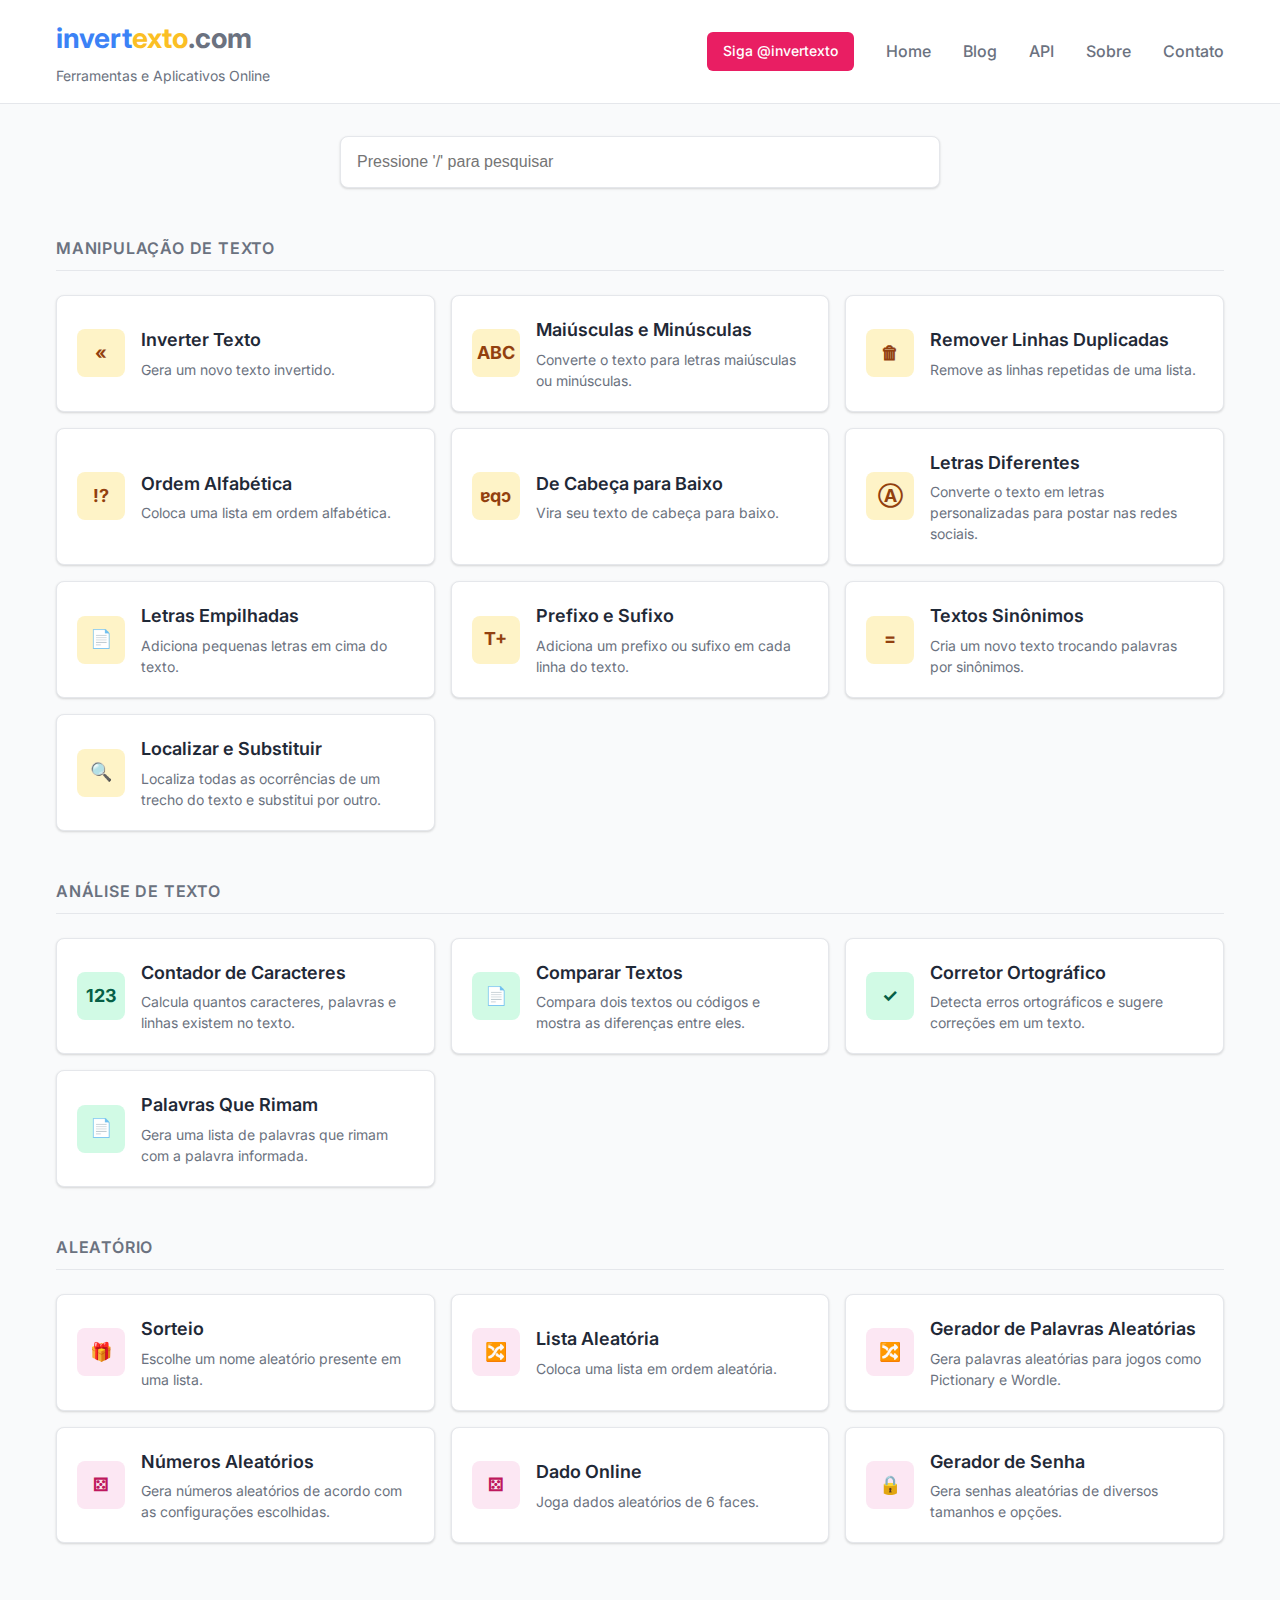
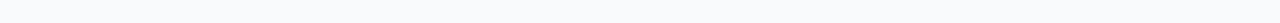
<file: index.html>
<!DOCTYPE html>
<html lang="pt-BR">
<head>
    <meta charset="UTF-8">
    <meta name="viewport" content="width=device-width, initial-scale=1.0">
    <title>invertexto.com - Ferramentas e Aplicativos Online</title>
    <link rel="stylesheet" href="css/style.css">
    <link rel="preconnect" href="https://fonts.googleapis.com">
    <link rel="preconnect" href="https://fonts.gstatic.com" crossorigin>
    <link href="https://fonts.googleapis.com/css2?family=Inter:wght@300;400;500;600;700&display=swap" rel="stylesheet">
</head>
<body>
    <header class="header">
        <div class="container">
            <div class="header-content">
                <div class="logo">
                    <h1><span class="logo-invert">invert</span><span class="logo-texto">exto</span><span class="logo-com">.com</span></h1>
                    <p class="tagline">Ferramentas e Aplicativos Online</p>
                </div>
                <nav class="nav">
                    <div class="follow-button">
                        <span class="follow-text">Siga @invertexto</span>
                    </div>
                    <ul class="nav-list">
                        <li><a href="#home">Home</a></li>
                        <li><a href="#blog">Blog</a></li>
                        <li><a href="#api">API</a></li>
                        <li><a href="#sobre">Sobre</a></li>
                        <li><a href="#contato">Contato</a></li>
                    </ul>
                </nav>
            </div>
        </div>
    </header>

    <main class="main">
        <div class="container">
            <div class="search-section">
                <input type="text" class="search-input" placeholder="Pressione '/' para pesquisar">
            </div>

            <section class="tools-section">
                <h2 class="section-title">MANIPULAÇÃO DE TEXTO</h2>
                <div class="tools-grid">
                    <a href="pages/inverter-texto.html" class="tool-card">
                        <div class="tool-icon yellow">«</div>
                        <div class="tool-content">
                            <h3>Inverter Texto</h3>
                            <p>Gera um novo texto invertido.</p>
                        </div>
                    </a>
                    <a href="pages/converter-maiusculas-minusculas.html" class="tool-card">
                        <div class="tool-icon yellow">ABC</div>
                        <div class="tool-content">
                            <h3>Maiúsculas e Minúsculas</h3>
                            <p>Converte o texto para letras maiúsculas ou minúsculas.</p>
                        </div>
                    </a>
                    <a href="pages/remover-linhas-duplicadas.html" class="tool-card">
                        <div class="tool-icon yellow">🗑</div>
                        <div class="tool-content">
                            <h3>Remover Linhas Duplicadas</h3>
                            <p>Remove as linhas repetidas de uma lista.</p>
                        </div>
                    </a>
                    <a href="pages/ordem-alfabetica.html" class="tool-card">
                        <div class="tool-icon yellow">!?</div>
                        <div class="tool-content">
                            <h3>Ordem Alfabética</h3>
                            <p>Coloca uma lista em ordem alfabética.</p>
                        </div>
                    </a>
                    <a href="pages/texto-de-cabeca-para-baixo.html" class="tool-card">
                        <div class="tool-icon yellow">ɐqɔ</div>
                        <div class="tool-content">
                            <h3>De Cabeça para Baixo</h3>
                            <p>Vira seu texto de cabeça para baixo.</p>
                        </div>
                    </a>
                    <a href="pages/letras-diferentes.html" class="tool-card">
                        <div class="tool-icon yellow">Ⓐ</div>
                        <div class="tool-content">
                            <h3>Letras Diferentes</h3>
                            <p>Converte o texto em letras personalizadas para postar nas redes sociais.</p>
                        </div>
                    </a>
                    <a href="pages/letras-empilhadas.html" class="tool-card">
                        <div class="tool-icon yellow">📄</div>
                        <div class="tool-content">
                            <h3>Letras Empilhadas</h3>
                            <p>Adiciona pequenas letras em cima do texto.</p>
                        </div>
                    </a>
                    <a href="pages/prefixo-e-sufixo.html" class="tool-card">
                        <div class="tool-icon yellow">T+</div>
                        <div class="tool-content">
                            <h3>Prefixo e Sufixo</h3>
                            <p>Adiciona um prefixo ou sufixo em cada linha do texto.</p>
                        </div>
                    </a>
                    <a href="pages/textos-sinonimos.html" class="tool-card">
                        <div class="tool-icon yellow">=</div>
                        <div class="tool-content">
                            <h3>Textos Sinônimos</h3>
                            <p>Cria um novo texto trocando palavras por sinônimos.</p>
                        </div>
                    </a>
                    <a href="pages/localizar-e-substituir.html" class="tool-card">
                        <div class="tool-icon yellow">🔍</div>
                        <div class="tool-content">
                            <h3>Localizar e Substituir</h3>
                            <p>Localiza todas as ocorrências de um trecho do texto e substitui por outro.</p>
                        </div>
                    </a>
                </div>
            </section>

            <section class="tools-section">
                <h2 class="section-title">ANÁLISE DE TEXTO</h2>
                <div class="tools-grid">
                    <a href="pages/contador-caracteres.html" class="tool-card">
                        <div class="tool-icon green">123</div>
                        <div class="tool-content">
                            <h3>Contador de Caracteres</h3>
                            <p>Calcula quantos caracteres, palavras e linhas existem no texto.</p>
                        </div>
                    </a>
                    <a href="pages/comparar-textos.html" class="tool-card">
                        <div class="tool-icon green">📄</div>
                        <div class="tool-content">
                            <h3>Comparar Textos</h3>
                            <p>Compara dois textos ou códigos e mostra as diferenças entre eles.</p>
                        </div>
                    </a>
                    <a href="pages/corretor-ortografico.html" class="tool-card">
                        <div class="tool-icon green">✓</div>
                        <div class="tool-content">
                            <h3>Corretor Ortográfico</h3>
                            <p>Detecta erros ortográficos e sugere correções em um texto.</p>
                        </div>
                    </a>
                    <a href="pages/palavras-que-rimam.html" class="tool-card">
                        <div class="tool-icon green">📄</div>
                        <div class="tool-content">
                            <h3>Palavras Que Rimam</h3>
                            <p>Gera uma lista de palavras que rimam com a palavra informada.</p>
                        </div>
                    </a>
                </div>
            </section>

            <section class="tools-section">
                <h2 class="section-title">ALEATÓRIO</h2>
                <div class="tools-grid">
                    <a href="pages/sorteio.html" class="tool-card">
                        <div class="tool-icon pink">🎁</div>
                        <div class="tool-content">
                            <h3>Sorteio</h3>
                            <p>Escolhe um nome aleatório presente em uma lista.</p>
                        </div>
                    </a>
                    <a href="pages/lista-aleatoria.html" class="tool-card">
                        <div class="tool-icon pink">🔀</div>
                        <div class="tool-content">
                            <h3>Lista Aleatória</h3>
                            <p>Coloca uma lista em ordem aleatória.</p>
                        </div>
                    </a>
                    <a href="pages/gerador-palavras-aleatorias.html" class="tool-card">
                        <div class="tool-icon pink">🔀</div>
                        <div class="tool-content">
                            <h3>Gerador de Palavras Aleatórias</h3>
                            <p>Gera palavras aleatórias para jogos como Pictionary e Wordle.</p>
                        </div>
                    </a>
                    <a href="pages/numeros-aleatorios.html" class="tool-card">
                        <div class="tool-icon pink">⚄</div>
                        <div class="tool-content">
                            <h3>Números Aleatórios</h3>
                            <p>Gera números aleatórios de acordo com as configurações escolhidas.</p>
                        </div>
                    </a>
                    <a href="pages/dado-online.html" class="tool-card">
                        <div class="tool-icon pink">⚄</div>
                        <div class="tool-content">
                            <h3>Dado Online</h3>
                            <p>Joga dados aleatórios de 6 faces.</p>
                        </div>
                    </a>
                    <a href="pages/gerador-senha.html" class="tool-card">
                        <div class="tool-icon pink">🔒</div>
                        <div class="tool-content">
                            <h3>Gerador de Senha</h3>
                            <p>Gera senhas aleatórias de diversos tamanhos e opções.</p>
                        </div>
                    </a>
                </div>
            </section>
        </div>
    </main>

    <script src="js/main.js"></script>
</body>
</html>
</file>
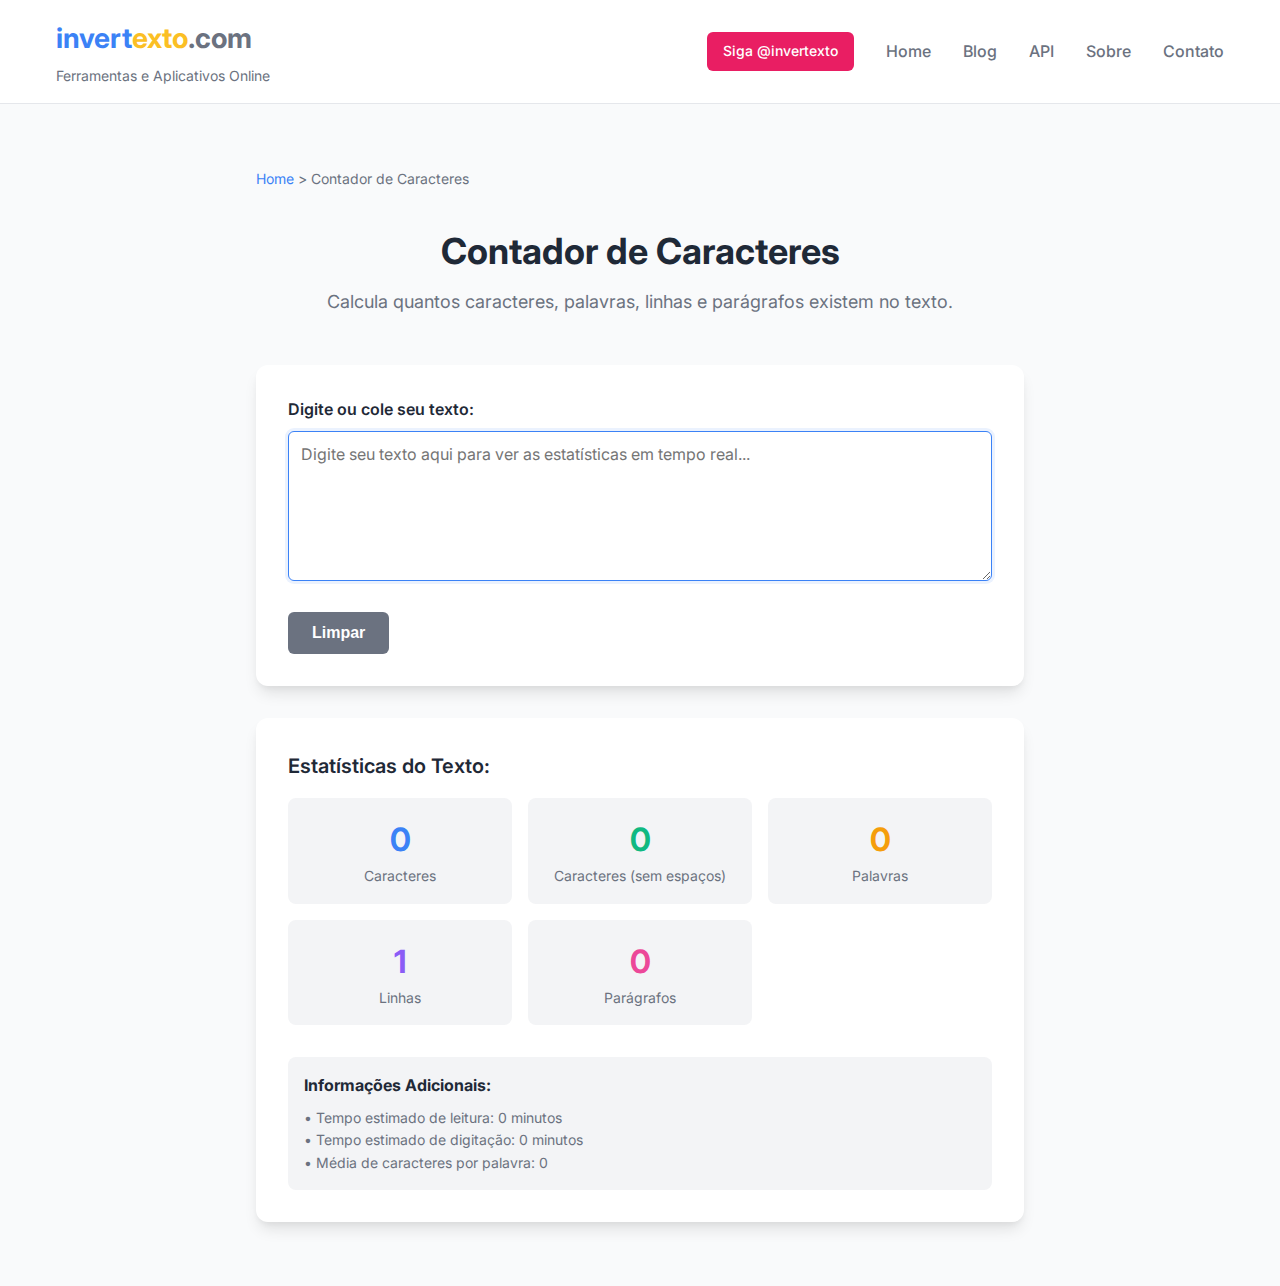
<file: pages/contador-caracteres.html>
<!DOCTYPE html>
<html lang="pt-BR">
<head>
    <meta charset="UTF-8">
    <meta name="viewport" content="width=device-width, initial-scale=1.0">
    <title>Contador de Caracteres - invertexto.com</title>
    <link rel="stylesheet" href="../css/style.css">
    <link rel="preconnect" href="https://fonts.googleapis.com">
    <link rel="preconnect" href="https://fonts.gstatic.com" crossorigin>
    <link href="https://fonts.googleapis.com/css2?family=Inter:wght@300;400;500;600;700&display=swap" rel="stylesheet">
</head>
<body>
    <header class="header">
        <div class="container">
            <div class="header-content">
                <div class="logo">
                    <a href="../index.html" style="text-decoration: none; color: inherit;">
                        <h1><span class="logo-invert">invert</span><span class="logo-texto">exto</span><span class="logo-com">.com</span></h1>
                        <p class="tagline">Ferramentas e Aplicativos Online</p>
                    </a>
                </div>
                <nav class="nav">
                    <div class="follow-button">
                        <span class="follow-text">Siga @invertexto</span>
                    </div>
                    <ul class="nav-list">
                        <li><a href="../index.html">Home</a></li>
                        <li><a href="#blog">Blog</a></li>
                        <li><a href="#api">API</a></li>
                        <li><a href="#sobre">Sobre</a></li>
                        <li><a href="#contato">Contato</a></li>
                    </ul>
                </nav>
            </div>
        </div>
    </header>

    <main class="main">
        <div class="tool-page">
            <div class="breadcrumb">
                <a href="../index.html">Home</a> > Contador de Caracteres
            </div>

            <div class="tool-header">
                <h1>Contador de Caracteres</h1>
                <p>Calcula quantos caracteres, palavras, linhas e parágrafos existem no texto.</p>
            </div>

            <div class="tool-form">
                <div class="form-group">
                    <label for="inputText" class="form-label">Digite ou cole seu texto:</label>
                    <textarea id="inputText" class="form-textarea" placeholder="Digite seu texto aqui para ver as estatísticas em tempo real..."></textarea>
                </div>
                
                <div class="btn-group">
                    <button id="clearBtn" class="btn btn-secondary">Limpar</button>
                </div>
            </div>

            <div id="statsSection" class="result-section">
                <h3>Estatísticas do Texto:</h3>
                <div class="stats-grid" style="display: grid; grid-template-columns: repeat(auto-fit, minmax(200px, 1fr)); gap: 1rem; margin-top: 1rem;">
                    <div class="stat-card" style="background-color: var(--bg-light-gray); padding: 1rem; border-radius: 0.5rem; text-align: center;">
                        <div class="stat-number" id="charactersCount" style="font-size: 2rem; font-weight: 700; color: var(--primary-blue);">0</div>
                        <div class="stat-label" style="font-size: 0.875rem; color: var(--text-gray);">Caracteres</div>
                    </div>
                    <div class="stat-card" style="background-color: var(--bg-light-gray); padding: 1rem; border-radius: 0.5rem; text-align: center;">
                        <div class="stat-number" id="charactersNoSpacesCount" style="font-size: 2rem; font-weight: 700; color: var(--green);">0</div>
                        <div class="stat-label" style="font-size: 0.875rem; color: var(--text-gray);">Caracteres (sem espaços)</div>
                    </div>
                    <div class="stat-card" style="background-color: var(--bg-light-gray); padding: 1rem; border-radius: 0.5rem; text-align: center;">
                        <div class="stat-number" id="wordsCount" style="font-size: 2rem; font-weight: 700; color: var(--orange);">0</div>
                        <div class="stat-label" style="font-size: 0.875rem; color: var(--text-gray);">Palavras</div>
                    </div>
                    <div class="stat-card" style="background-color: var(--bg-light-gray); padding: 1rem; border-radius: 0.5rem; text-align: center;">
                        <div class="stat-number" id="linesCount" style="font-size: 2rem; font-weight: 700; color: var(--purple);">0</div>
                        <div class="stat-label" style="font-size: 0.875rem; color: var(--text-gray);">Linhas</div>
                    </div>
                    <div class="stat-card" style="background-color: var(--bg-light-gray); padding: 1rem; border-radius: 0.5rem; text-align: center;">
                        <div class="stat-number" id="paragraphsCount" style="font-size: 2rem; font-weight: 700; color: var(--pink);">0</div>
                        <div class="stat-label" style="font-size: 0.875rem; color: var(--text-gray);">Parágrafos</div>
                    </div>
                </div>

                <div style="margin-top: 2rem; padding: 1rem; background-color: var(--bg-light-gray); border-radius: 0.5rem;">
                    <h4 style="margin-bottom: 0.5rem; color: var(--text-dark);">Informações Adicionais:</h4>
                    <div id="additionalInfo" style="font-size: 0.875rem; color: var(--text-gray);">
                        • Tempo estimado de leitura: <span id="readingTime">0 minutos</span><br>
                        • Tempo estimado de digitação: <span id="typingTime">0 minutos</span><br>
                        • Média de caracteres por palavra: <span id="avgCharsPerWord">0</span>
                    </div>
                </div>
            </div>
        </div>
    </main>

    <script src="../js/main.js"></script>
    <script>
        document.addEventListener('DOMContentLoaded', () => {
            const inputText = document.getElementById('inputText');
            const clearBtn = document.getElementById('clearBtn');
            const charactersCount = document.getElementById('charactersCount');
            const charactersNoSpacesCount = document.getElementById('charactersNoSpacesCount');
            const wordsCount = document.getElementById('wordsCount');
            const linesCount = document.getElementById('linesCount');
            const paragraphsCount = document.getElementById('paragraphsCount');
            const readingTime = document.getElementById('readingTime');
            const typingTime = document.getElementById('typingTime');
            const avgCharsPerWord = document.getElementById('avgCharsPerWord');

            function updateStats() {
                const text = inputText.value;
                const stats = TextTools.countCharacters(text);
                
                charactersCount.textContent = stats.characters.toLocaleString();
                charactersNoSpacesCount.textContent = stats.charactersNoSpaces.toLocaleString();
                wordsCount.textContent = stats.words.toLocaleString();
                linesCount.textContent = stats.lines.toLocaleString();
                paragraphsCount.textContent = stats.paragraphs.toLocaleString();

                // Calculate reading time (average 200 words per minute)
                const readingMinutes = Math.ceil(stats.words / 200);
                readingTime.textContent = readingMinutes === 0 ? '0 minutos' : 
                    readingMinutes === 1 ? '1 minuto' : `${readingMinutes} minutos`;

                // Calculate typing time (average 40 words per minute)
                const typingMinutes = Math.ceil(stats.words / 40);
                typingTime.textContent = typingMinutes === 0 ? '0 minutos' : 
                    typingMinutes === 1 ? '1 minuto' : `${typingMinutes} minutos`;

                // Calculate average characters per word
                const avgChars = stats.words > 0 ? (stats.charactersNoSpaces / stats.words).toFixed(1) : 0;
                avgCharsPerWord.textContent = avgChars;
            }

            // Update stats in real-time as user types
            inputText.addEventListener('input', updateStats);

            clearBtn.addEventListener('click', () => {
                inputText.value = '';
                updateStats();
                inputText.focus();
            });

            // Auto-focus on input and initial stats update
            inputText.focus();
            updateStats();
        });
    </script>
</body>
</html>
</file>
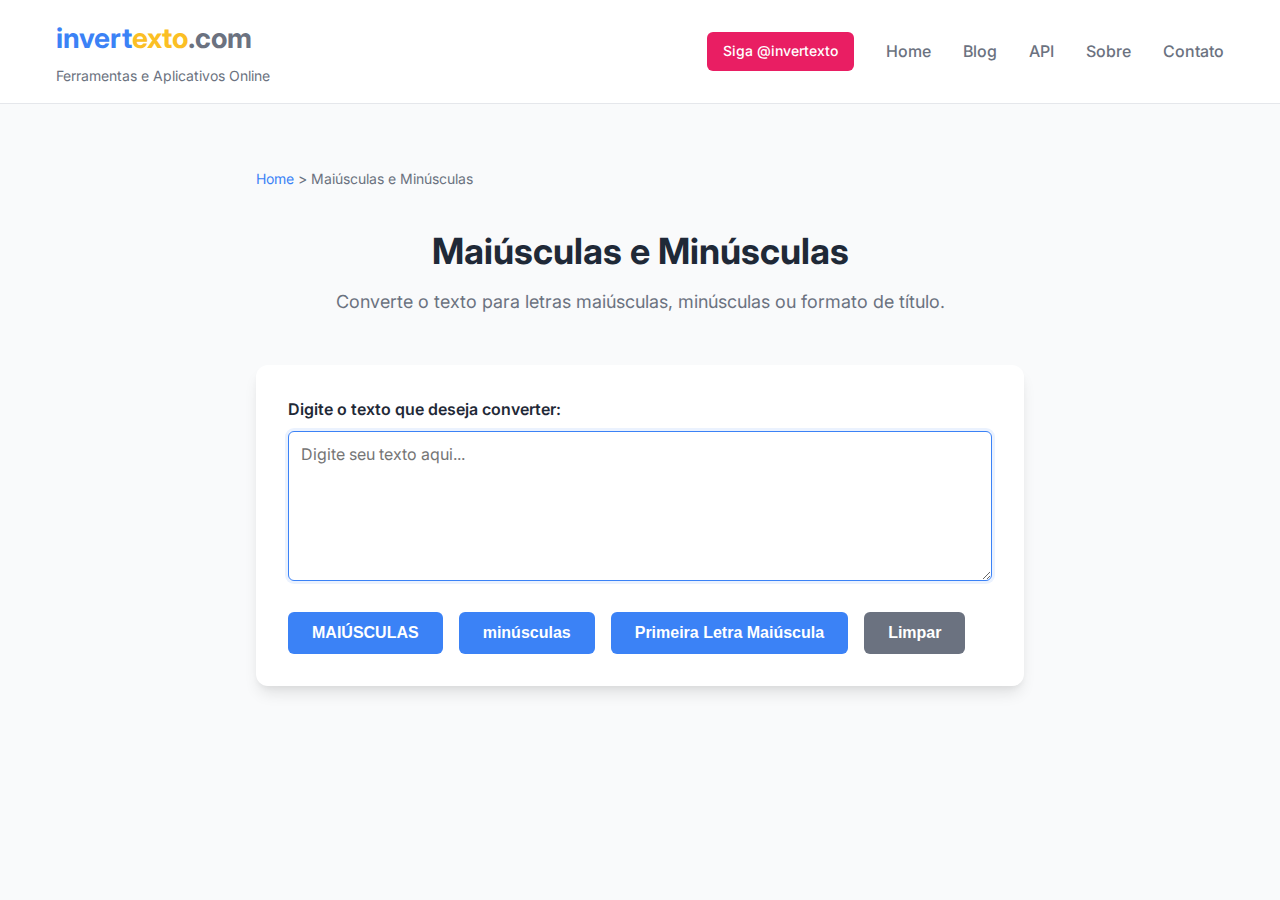
<file: pages/converter-maiusculas-minusculas.html>
<!DOCTYPE html>
<html lang="pt-BR">
<head>
    <meta charset="UTF-8">
    <meta name="viewport" content="width=device-width, initial-scale=1.0">
    <title>Maiúsculas e Minúsculas - invertexto.com</title>
    <link rel="stylesheet" href="../css/style.css">
    <link rel="preconnect" href="https://fonts.googleapis.com">
    <link rel="preconnect" href="https://fonts.gstatic.com" crossorigin>
    <link href="https://fonts.googleapis.com/css2?family=Inter:wght@300;400;500;600;700&display=swap" rel="stylesheet">
</head>
<body>
    <header class="header">
        <div class="container">
            <div class="header-content">
                <div class="logo">
                    <a href="../index.html" style="text-decoration: none; color: inherit;">
                        <h1><span class="logo-invert">invert</span><span class="logo-texto">exto</span><span class="logo-com">.com</span></h1>
                        <p class="tagline">Ferramentas e Aplicativos Online</p>
                    </a>
                </div>
                <nav class="nav">
                    <div class="follow-button">
                        <span class="follow-text">Siga @invertexto</span>
                    </div>
                    <ul class="nav-list">
                        <li><a href="../index.html">Home</a></li>
                        <li><a href="#blog">Blog</a></li>
                        <li><a href="#api">API</a></li>
                        <li><a href="#sobre">Sobre</a></li>
                        <li><a href="#contato">Contato</a></li>
                    </ul>
                </nav>
            </div>
        </div>
    </header>

    <main class="main">
        <div class="tool-page">
            <div class="breadcrumb">
                <a href="../index.html">Home</a> > Maiúsculas e Minúsculas
            </div>

            <div class="tool-header">
                <h1>Maiúsculas e Minúsculas</h1>
                <p>Converte o texto para letras maiúsculas, minúsculas ou formato de título.</p>
            </div>

            <div class="tool-form">
                <div class="form-group">
                    <label for="inputText" class="form-label">Digite o texto que deseja converter:</label>
                    <textarea id="inputText" class="form-textarea" placeholder="Digite seu texto aqui..."></textarea>
                </div>
                
                <div class="btn-group">
                    <button id="uppercaseBtn" class="btn btn-primary">MAIÚSCULAS</button>
                    <button id="lowercaseBtn" class="btn btn-primary">minúsculas</button>
                    <button id="titlecaseBtn" class="btn btn-primary">Primeira Letra Maiúscula</button>
                    <button id="clearBtn" class="btn btn-secondary">Limpar</button>
                </div>
            </div>

            <div id="resultSection" class="result-section" style="display: none;">
                <h3>Texto Convertido:</h3>
                <div id="resultContent" class="result-content"></div>
                <div class="btn-group" style="margin-top: 1rem;">
                    <button id="copyBtn" class="btn btn-secondary">Copiar Resultado</button>
                </div>
            </div>
        </div>
    </main>

    <script src="../js/main.js"></script>
    <script>
        document.addEventListener('DOMContentLoaded', () => {
            const inputText = document.getElementById('inputText');
            const uppercaseBtn = document.getElementById('uppercaseBtn');
            const lowercaseBtn = document.getElementById('lowercaseBtn');
            const titlecaseBtn = document.getElementById('titlecaseBtn');
            const clearBtn = document.getElementById('clearBtn');
            const copyBtn = document.getElementById('copyBtn');
            const resultSection = document.getElementById('resultSection');
            const resultContent = document.getElementById('resultContent');
            const toolForm = document.querySelector('.tool-form');

            function processText(conversionType) {
                const text = inputText.value;
                
                // Clear previous messages
                TextTools.clearMessages(toolForm);
                
                if (!TextTools.validateInput(text)) {
                    TextTools.showError('Por favor, digite algum texto para converter.', toolForm);
                    return;
                }

                let convertedText;
                switch (conversionType) {
                    case 'uppercase':
                        convertedText = TextTools.convertToUpperCase(text);
                        break;
                    case 'lowercase':
                        convertedText = TextTools.convertToLowerCase(text);
                        break;
                    case 'titlecase':
                        convertedText = TextTools.convertToTitleCase(text);
                        break;
                }

                resultContent.textContent = convertedText;
                resultSection.style.display = 'block';
                
                TextTools.showSuccess('Texto convertido com sucesso!', toolForm);
            }

            uppercaseBtn.addEventListener('click', () => processText('uppercase'));
            lowercaseBtn.addEventListener('click', () => processText('lowercase'));
            titlecaseBtn.addEventListener('click', () => processText('titlecase'));

            clearBtn.addEventListener('click', () => {
                inputText.value = '';
                resultSection.style.display = 'none';
                TextTools.clearMessages(toolForm);
                inputText.focus();
            });

            copyBtn.addEventListener('click', async () => {
                try {
                    await navigator.clipboard.writeText(resultContent.textContent);
                    TextTools.showSuccess('Texto copiado para a área de transferência!', resultSection);
                } catch (err) {
                    TextTools.showError('Erro ao copiar texto. Tente selecionar e copiar manualmente.', resultSection);
                }
            });

            // Auto-focus on input
            inputText.focus();
        });
    </script>
</body>
</html>
</file>
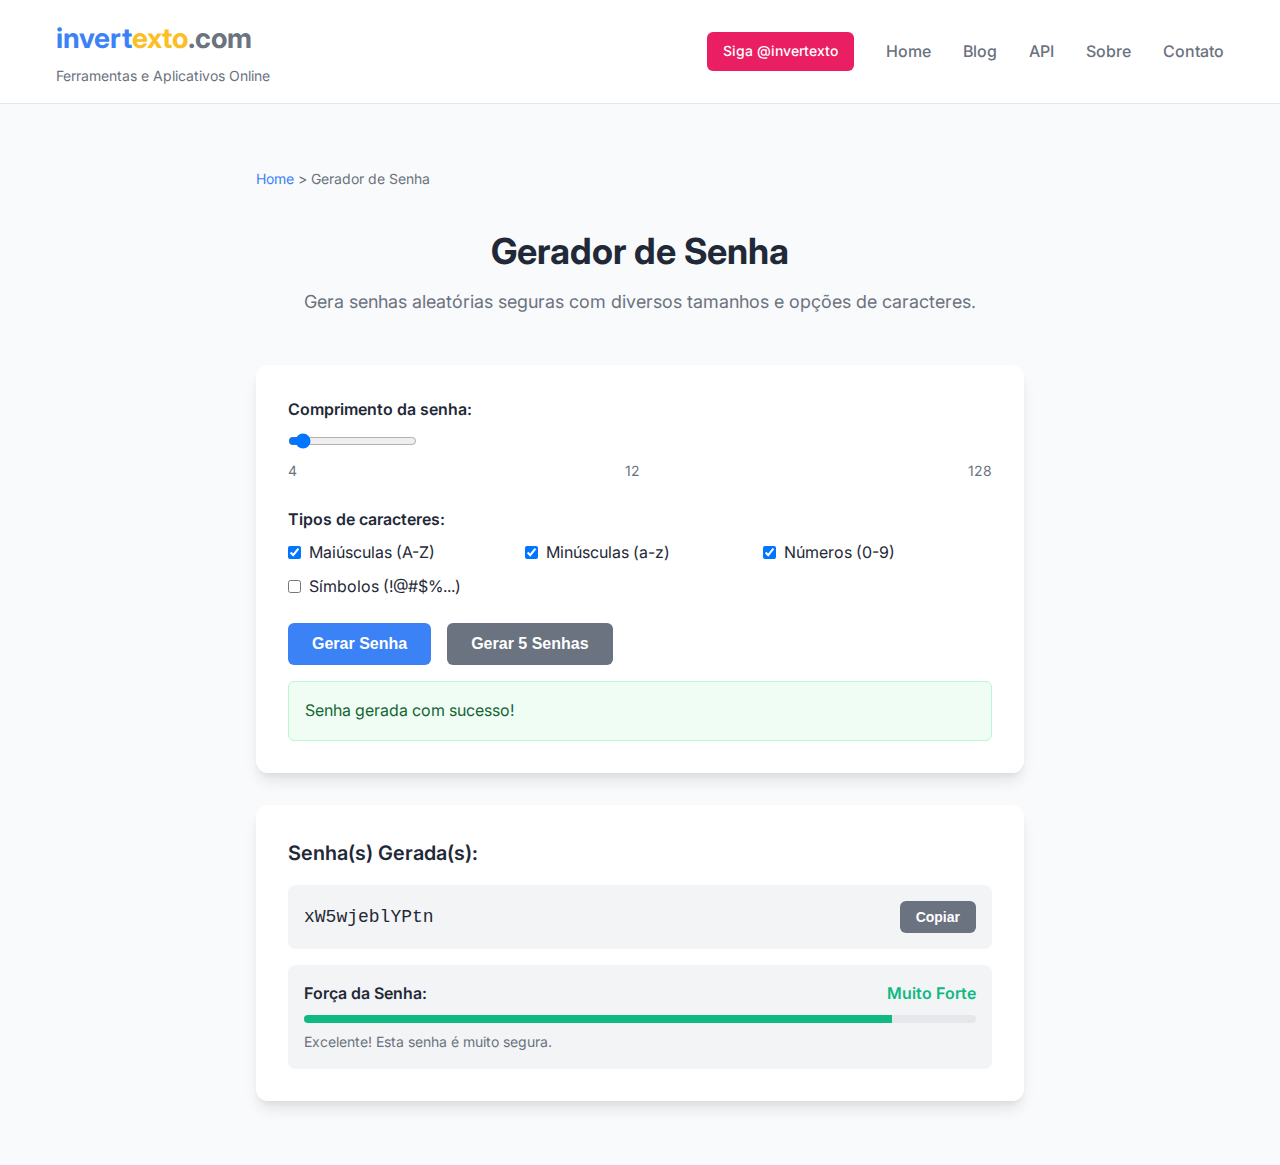
<file: pages/gerador-senha.html>
<!DOCTYPE html>
<html lang="pt-BR">
<head>
    <meta charset="UTF-8">
    <meta name="viewport" content="width=device-width, initial-scale=1.0">
    <title>Gerador de Senha - invertexto.com</title>
    <link rel="stylesheet" href="../css/style.css">
    <link rel="preconnect" href="https://fonts.googleapis.com">
    <link rel="preconnect" href="https://fonts.gstatic.com" crossorigin>
    <link href="https://fonts.googleapis.com/css2?family=Inter:wght@300;400;500;600;700&display=swap" rel="stylesheet">
</head>
<body>
    <header class="header">
        <div class="container">
            <div class="header-content">
                <div class="logo">
                    <a href="../index.html" style="text-decoration: none; color: inherit;">
                        <h1><span class="logo-invert">invert</span><span class="logo-texto">exto</span><span class="logo-com">.com</span></h1>
                        <p class="tagline">Ferramentas e Aplicativos Online</p>
                    </a>
                </div>
                <nav class="nav">
                    <div class="follow-button">
                        <span class="follow-text">Siga @invertexto</span>
                    </div>
                    <ul class="nav-list">
                        <li><a href="../index.html">Home</a></li>
                        <li><a href="#blog">Blog</a></li>
                        <li><a href="#api">API</a></li>
                        <li><a href="#sobre">Sobre</a></li>
                        <li><a href="#contato">Contato</a></li>
                    </ul>
                </nav>
            </div>
        </div>
    </header>

    <main class="main">
        <div class="tool-page">
            <div class="breadcrumb">
                <a href="../index.html">Home</a> > Gerador de Senha
            </div>

            <div class="tool-header">
                <h1>Gerador de Senha</h1>
                <p>Gera senhas aleatórias seguras com diversos tamanhos e opções de caracteres.</p>
            </div>

            <div class="tool-form">
                <div class="form-group">
                    <label for="passwordLength" class="form-label">Comprimento da senha:</label>
                    <input type="range" id="passwordLength" min="4" max="128" value="12" class="form-range">
                    <div style="display: flex; justify-content: space-between; font-size: 0.875rem; color: var(--text-gray); margin-top: 0.25rem;">
                        <span>4</span>
                        <span id="lengthValue">12</span>
                        <span>128</span>
                    </div>
                </div>

                <div class="form-group">
                    <label class="form-label">Tipos de caracteres:</label>
                    <div style="display: grid; grid-template-columns: repeat(auto-fit, minmax(200px, 1fr)); gap: 0.5rem; margin-top: 0.5rem;">
                        <label style="display: flex; align-items: center; gap: 0.5rem;">
                            <input type="checkbox" id="includeUppercase" checked>
                            <span>Maiúsculas (A-Z)</span>
                        </label>
                        <label style="display: flex; align-items: center; gap: 0.5rem;">
                            <input type="checkbox" id="includeLowercase" checked>
                            <span>Minúsculas (a-z)</span>
                        </label>
                        <label style="display: flex; align-items: center; gap: 0.5rem;">
                            <input type="checkbox" id="includeNumbers" checked>
                            <span>Números (0-9)</span>
                        </label>
                        <label style="display: flex; align-items: center; gap: 0.5rem;">
                            <input type="checkbox" id="includeSymbols">
                            <span>Símbolos (!@#$%...)</span>
                        </label>
                    </div>
                </div>
                
                <div class="btn-group">
                    <button id="generateBtn" class="btn btn-primary">Gerar Senha</button>
                    <button id="generateMultipleBtn" class="btn btn-secondary">Gerar 5 Senhas</button>
                </div>
            </div>

            <div id="resultSection" class="result-section" style="display: none;">
                <h3>Senha(s) Gerada(s):</h3>
                <div id="passwordsContainer"></div>
                <div id="strengthIndicator" style="margin-top: 1rem;"></div>
            </div>
        </div>
    </main>

    <script src="../js/main.js"></script>
    <script>
        document.addEventListener('DOMContentLoaded', () => {
            const passwordLength = document.getElementById('passwordLength');
            const lengthValue = document.getElementById('lengthValue');
            const includeUppercase = document.getElementById('includeUppercase');
            const includeLowercase = document.getElementById('includeLowercase');
            const includeNumbers = document.getElementById('includeNumbers');
            const includeSymbols = document.getElementById('includeSymbols');
            const generateBtn = document.getElementById('generateBtn');
            const generateMultipleBtn = document.getElementById('generateMultipleBtn');
            const resultSection = document.getElementById('resultSection');
            const passwordsContainer = document.getElementById('passwordsContainer');
            const strengthIndicator = document.getElementById('strengthIndicator');
            const toolForm = document.querySelector('.tool-form');

            // Update length display
            passwordLength.addEventListener('input', () => {
                lengthValue.textContent = passwordLength.value;
            });

            function validateOptions() {
                return includeUppercase.checked || includeLowercase.checked || 
                       includeNumbers.checked || includeSymbols.checked;
            }

            function calculateStrength(password) {
                let score = 0;
                let feedback = [];

                // Length
                if (password.length >= 12) score += 2;
                else if (password.length >= 8) score += 1;
                else feedback.push('Use pelo menos 8 caracteres');

                // Character variety
                if (/[a-z]/.test(password)) score += 1;
                if (/[A-Z]/.test(password)) score += 1;
                if (/[0-9]/.test(password)) score += 1;
                if (/[^a-zA-Z0-9]/.test(password)) score += 2;

                // Patterns
                if (!/(.)\1{2,}/.test(password)) score += 1; // No repeated characters
                if (!/012|123|234|345|456|567|678|789|890|abc|bcd|cde/.test(password.toLowerCase())) score += 1;

                let strength, color, message;
                if (score >= 7) {
                    strength = 'Muito Forte';
                    color = '#10b981';
                    message = 'Excelente! Esta senha é muito segura.';
                } else if (score >= 5) {
                    strength = 'Forte';
                    color = '#059669';
                    message = 'Boa! Esta senha é segura.';
                } else if (score >= 3) {
                    strength = 'Média';
                    color = '#f59e0b';
                    message = 'Razoável, mas pode ser melhorada.';
                } else {
                    strength = 'Fraca';
                    color = '#ef4444';
                    message = 'Esta senha precisa ser fortalecida.';
                }

                return { strength, color, message, score, maxScore: 8 };
            }

            function displayPasswords(passwords) {
                passwordsContainer.innerHTML = '';
                
                passwords.forEach((password, index) => {
                    const passwordDiv = document.createElement('div');
                    passwordDiv.style.cssText = `
                        display: flex; 
                        align-items: center; 
                        gap: 1rem; 
                        padding: 1rem; 
                        background-color: var(--bg-light-gray); 
                        border-radius: 0.5rem; 
                        margin-bottom: 0.5rem;
                        font-family: 'Courier New', monospace;
                        font-size: 1.125rem;
                        word-break: break-all;
                    `;
                    
                    const passwordText = document.createElement('div');
                    passwordText.textContent = password;
                    passwordText.style.flex = '1';
                    
                    const copyBtn = document.createElement('button');
                    copyBtn.textContent = 'Copiar';
                    copyBtn.className = 'btn btn-secondary';
                    copyBtn.style.fontSize = '0.875rem';
                    copyBtn.style.padding = '0.5rem 1rem';
                    
                    copyBtn.addEventListener('click', async () => {
                        try {
                            await navigator.clipboard.writeText(password);
                            copyBtn.textContent = 'Copiado!';
                            copyBtn.style.backgroundColor = '#10b981';
                            setTimeout(() => {
                                copyBtn.textContent = 'Copiar';
                                copyBtn.style.backgroundColor = '';
                            }, 2000);
                        } catch (err) {
                            TextTools.showError('Erro ao copiar senha.', passwordsContainer);
                        }
                    });
                    
                    passwordDiv.appendChild(passwordText);
                    passwordDiv.appendChild(copyBtn);
                    passwordsContainer.appendChild(passwordDiv);
                });

                // Show strength for single password
                if (passwords.length === 1) {
                    const strength = calculateStrength(passwords[0]);
                    strengthIndicator.innerHTML = `
                        <div style="padding: 1rem; background-color: var(--bg-light-gray); border-radius: 0.5rem;">
                            <div style="display: flex; justify-content: space-between; align-items: center; margin-bottom: 0.5rem;">
                                <span style="font-weight: 600;">Força da Senha:</span>
                                <span style="color: ${strength.color}; font-weight: 600;">${strength.strength}</span>
                            </div>
                            <div style="background-color: #e5e7eb; height: 8px; border-radius: 4px; overflow: hidden;">
                                <div style="background-color: ${strength.color}; height: 100%; width: ${(strength.score / strength.maxScore) * 100}%; transition: width 0.3s;"></div>
                            </div>
                            <div style="font-size: 0.875rem; color: var(--text-gray); margin-top: 0.5rem;">
                                ${strength.message}
                            </div>
                        </div>
                    `;
                } else {
                    strengthIndicator.innerHTML = '';
                }
            }

            function generatePasswords(count = 1) {
                TextTools.clearMessages(toolForm);
                
                if (!validateOptions()) {
                    TextTools.showError('Selecione pelo menos um tipo de caractere.', toolForm);
                    return;
                }

                const length = parseInt(passwordLength.value);
                const passwords = [];

                for (let i = 0; i < count; i++) {
                    const password = TextTools.generatePassword(
                        length,
                        includeUppercase.checked,
                        includeLowercase.checked,
                        includeNumbers.checked,
                        includeSymbols.checked
                    );
                    passwords.push(password);
                }

                displayPasswords(passwords);
                resultSection.style.display = 'block';
                
                const message = count === 1 ? 'Senha gerada com sucesso!' : `${count} senhas geradas com sucesso!`;
                TextTools.showSuccess(message, toolForm);
            }

            generateBtn.addEventListener('click', () => generatePasswords(1));
            generateMultipleBtn.addEventListener('click', () => generatePasswords(5));

            // Generate initial password
            generatePasswords(1);
        });
    </script>
</body>
</html>
</file>
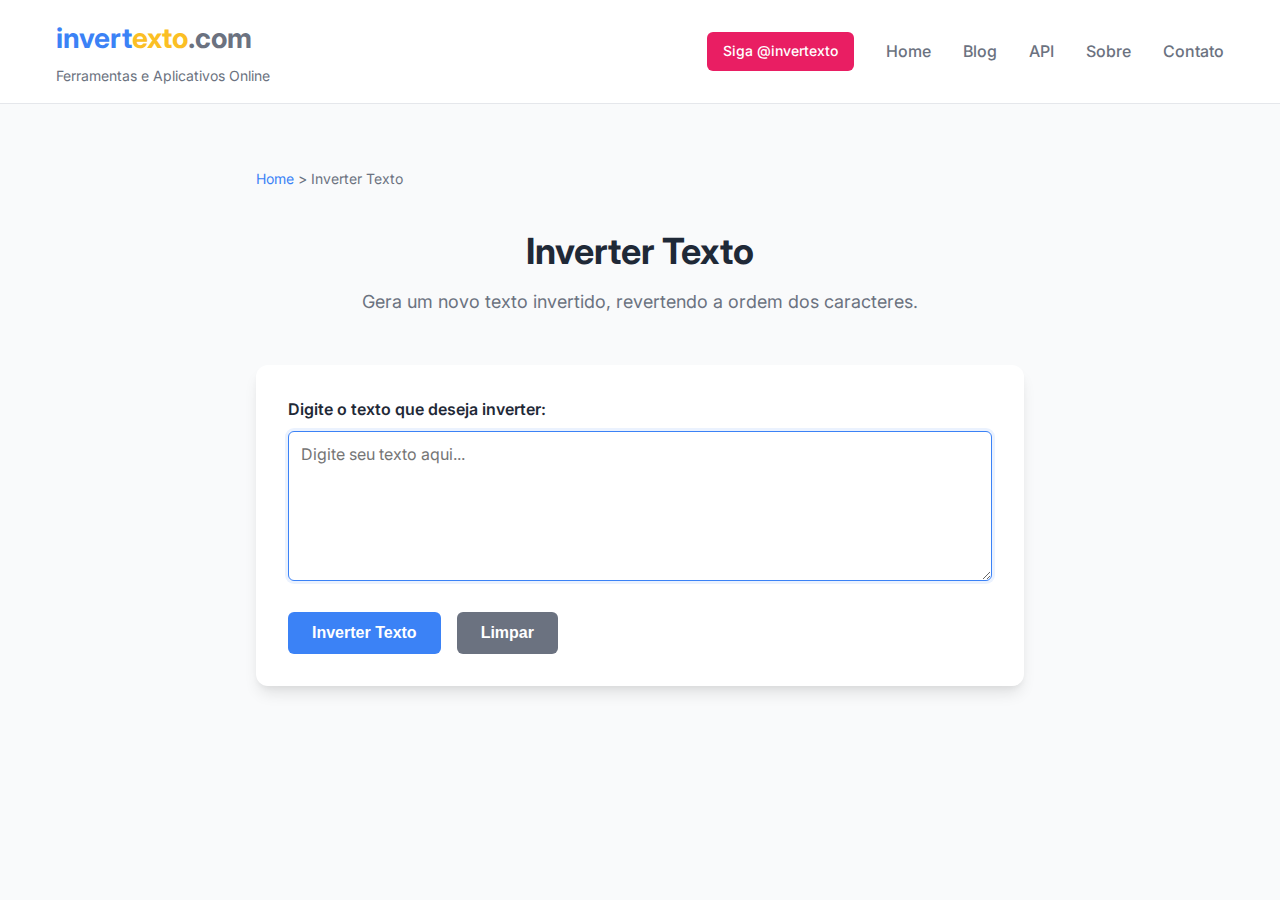
<file: pages/inverter-texto.html>
<!DOCTYPE html>
<html lang="pt-BR">
<head>
    <meta charset="UTF-8">
    <meta name="viewport" content="width=device-width, initial-scale=1.0">
    <title>Inverter Texto - invertexto.com</title>
    <link rel="stylesheet" href="../css/style.css">
    <link rel="preconnect" href="https://fonts.googleapis.com">
    <link rel="preconnect" href="https://fonts.gstatic.com" crossorigin>
    <link href="https://fonts.googleapis.com/css2?family=Inter:wght@300;400;500;600;700&display=swap" rel="stylesheet">
</head>
<body>
    <header class="header">
        <div class="container">
            <div class="header-content">
                <div class="logo">
                    <a href="../index.html" style="text-decoration: none; color: inherit;">
                        <h1><span class="logo-invert">invert</span><span class="logo-texto">exto</span><span class="logo-com">.com</span></h1>
                        <p class="tagline">Ferramentas e Aplicativos Online</p>
                    </a>
                </div>
                <nav class="nav">
                    <div class="follow-button">
                        <span class="follow-text">Siga @invertexto</span>
                    </div>
                    <ul class="nav-list">
                        <li><a href="../index.html">Home</a></li>
                        <li><a href="#blog">Blog</a></li>
                        <li><a href="#api">API</a></li>
                        <li><a href="#sobre">Sobre</a></li>
                        <li><a href="#contato">Contato</a></li>
                    </ul>
                </nav>
            </div>
        </div>
    </header>

    <main class="main">
        <div class="tool-page">
            <div class="breadcrumb">
                <a href="../index.html">Home</a> > Inverter Texto
            </div>

            <div class="tool-header">
                <h1>Inverter Texto</h1>
                <p>Gera um novo texto invertido, revertendo a ordem dos caracteres.</p>
            </div>

            <div class="tool-form">
                <div class="form-group">
                    <label for="inputText" class="form-label">Digite o texto que deseja inverter:</label>
                    <textarea id="inputText" class="form-textarea" placeholder="Digite seu texto aqui..."></textarea>
                </div>
                
                <div class="btn-group">
                    <button id="invertBtn" class="btn btn-primary">Inverter Texto</button>
                    <button id="clearBtn" class="btn btn-secondary">Limpar</button>
                </div>
            </div>

            <div id="resultSection" class="result-section" style="display: none;">
                <h3>Texto Invertido:</h3>
                <div id="resultContent" class="result-content"></div>
                <div class="btn-group" style="margin-top: 1rem;">
                    <button id="copyBtn" class="btn btn-secondary">Copiar Resultado</button>
                </div>
            </div>
        </div>
    </main>

    <script src="../js/main.js"></script>
    <script>
        document.addEventListener('DOMContentLoaded', () => {
            const inputText = document.getElementById('inputText');
            const invertBtn = document.getElementById('invertBtn');
            const clearBtn = document.getElementById('clearBtn');
            const copyBtn = document.getElementById('copyBtn');
            const resultSection = document.getElementById('resultSection');
            const resultContent = document.getElementById('resultContent');
            const toolForm = document.querySelector('.tool-form');

            invertBtn.addEventListener('click', () => {
                const text = inputText.value;
                
                // Clear previous messages
                TextTools.clearMessages(toolForm);
                
                if (!TextTools.validateInput(text)) {
                    TextTools.showError('Por favor, digite algum texto para inverter.', toolForm);
                    return;
                }

                const invertedText = TextTools.reverseText(text);
                resultContent.textContent = invertedText;
                resultSection.style.display = 'block';
                
                TextTools.showSuccess('Texto invertido com sucesso!', toolForm);
            });

            clearBtn.addEventListener('click', () => {
                inputText.value = '';
                resultSection.style.display = 'none';
                TextTools.clearMessages(toolForm);
                inputText.focus();
            });

            copyBtn.addEventListener('click', async () => {
                try {
                    await navigator.clipboard.writeText(resultContent.textContent);
                    TextTools.showSuccess('Texto copiado para a área de transferência!', resultSection);
                } catch (err) {
                    TextTools.showError('Erro ao copiar texto. Tente selecionar e copiar manualmente.', resultSection);
                }
            });

            // Auto-focus on input
            inputText.focus();
        });
    </script>
</body>
</html>
</file>
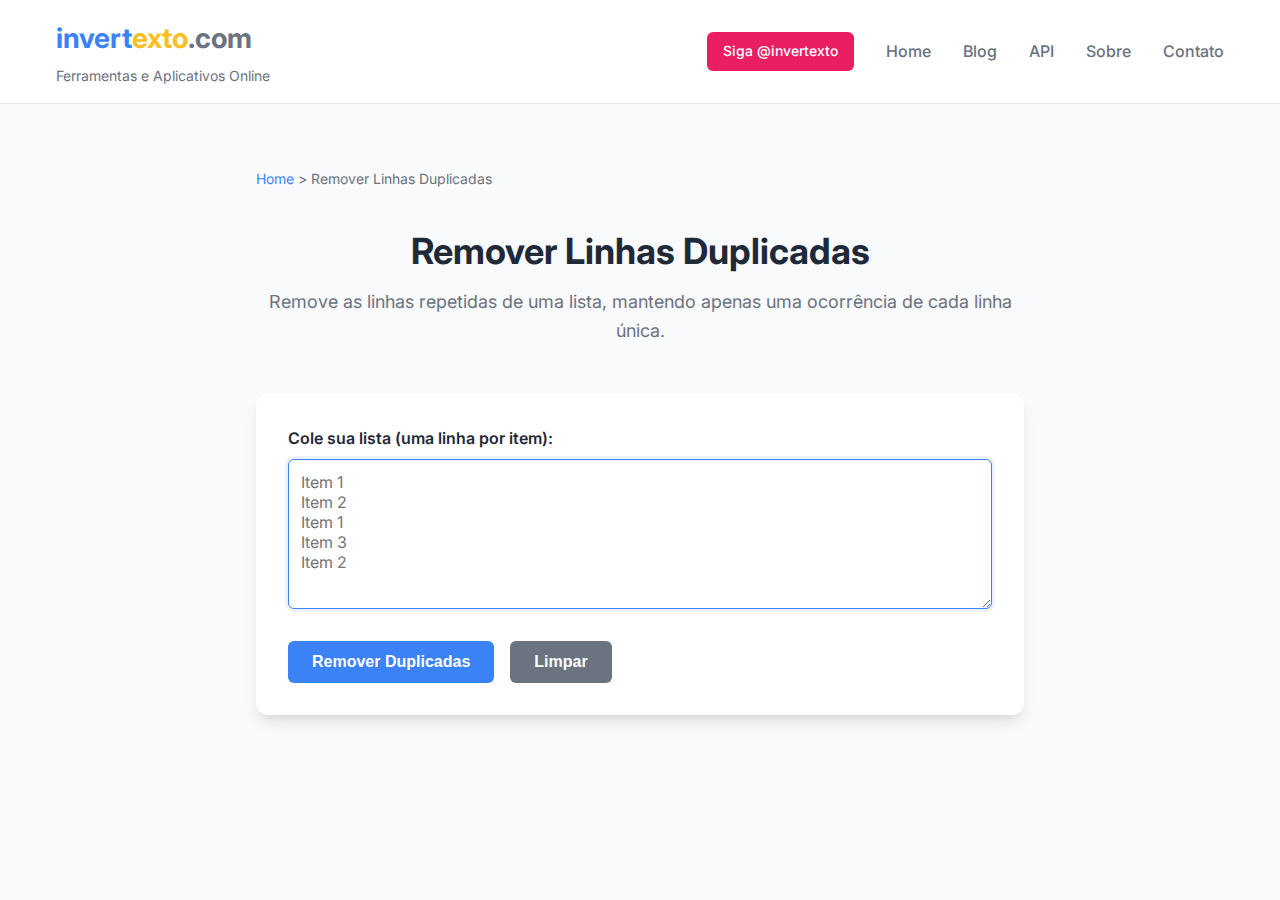
<file: pages/remover-linhas-duplicadas.html>
<!DOCTYPE html>
<html lang="pt-BR">
<head>
    <meta charset="UTF-8">
    <meta name="viewport" content="width=device-width, initial-scale=1.0">
    <title>Remover Linhas Duplicadas - invertexto.com</title>
    <link rel="stylesheet" href="../css/style.css">
    <link rel="preconnect" href="https://fonts.googleapis.com">
    <link rel="preconnect" href="https://fonts.gstatic.com" crossorigin>
    <link href="https://fonts.googleapis.com/css2?family=Inter:wght@300;400;500;600;700&display=swap" rel="stylesheet">
</head>
<body>
    <header class="header">
        <div class="container">
            <div class="header-content">
                <div class="logo">
                    <a href="../index.html" style="text-decoration: none; color: inherit;">
                        <h1><span class="logo-invert">invert</span><span class="logo-texto">exto</span><span class="logo-com">.com</span></h1>
                        <p class="tagline">Ferramentas e Aplicativos Online</p>
                    </a>
                </div>
                <nav class="nav">
                    <div class="follow-button">
                        <span class="follow-text">Siga @invertexto</span>
                    </div>
                    <ul class="nav-list">
                        <li><a href="../index.html">Home</a></li>
                        <li><a href="#blog">Blog</a></li>
                        <li><a href="#api">API</a></li>
                        <li><a href="#sobre">Sobre</a></li>
                        <li><a href="#contato">Contato</a></li>
                    </ul>
                </nav>
            </div>
        </div>
    </header>

    <main class="main">
        <div class="tool-page">
            <div class="breadcrumb">
                <a href="../index.html">Home</a> > Remover Linhas Duplicadas
            </div>

            <div class="tool-header">
                <h1>Remover Linhas Duplicadas</h1>
                <p>Remove as linhas repetidas de uma lista, mantendo apenas uma ocorrência de cada linha única.</p>
            </div>

            <div class="tool-form">
                <div class="form-group">
                    <label for="inputText" class="form-label">Cole sua lista (uma linha por item):</label>
                    <textarea id="inputText" class="form-textarea" placeholder="Item 1&#10;Item 2&#10;Item 1&#10;Item 3&#10;Item 2"></textarea>
                </div>
                
                <div class="btn-group">
                    <button id="removeBtn" class="btn btn-primary">Remover Duplicadas</button>
                    <button id="clearBtn" class="btn btn-secondary">Limpar</button>
                </div>
            </div>

            <div id="resultSection" class="result-section" style="display: none;">
                <h3>Lista sem Duplicatas:</h3>
                <div id="resultContent" class="result-content"></div>
                <div id="statsContent" style="margin-top: 1rem; padding: 1rem; background-color: var(--bg-light-gray); border-radius: 0.375rem; font-size: 0.875rem; color: var(--text-gray);"></div>
                <div class="btn-group" style="margin-top: 1rem;">
                    <button id="copyBtn" class="btn btn-secondary">Copiar Resultado</button>
                </div>
            </div>
        </div>
    </main>

    <script src="../js/main.js"></script>
    <script>
        document.addEventListener('DOMContentLoaded', () => {
            const inputText = document.getElementById('inputText');
            const removeBtn = document.getElementById('removeBtn');
            const clearBtn = document.getElementById('clearBtn');
            const copyBtn = document.getElementById('copyBtn');
            const resultSection = document.getElementById('resultSection');
            const resultContent = document.getElementById('resultContent');
            const statsContent = document.getElementById('statsContent');
            const toolForm = document.querySelector('.tool-form');

            removeBtn.addEventListener('click', () => {
                const text = inputText.value;
                
                // Clear previous messages
                TextTools.clearMessages(toolForm);
                
                if (!TextTools.validateInput(text)) {
                    TextTools.showError('Por favor, digite algum texto para processar.', toolForm);
                    return;
                }

                const originalLines = text.split('\n');
                const filteredLines = originalLines.filter(line => line.trim() !== '');
                const uniqueText = TextTools.removeDuplicateLines(text);
                const uniqueLines = uniqueText.split('\n').filter(line => line.trim() !== '');
                
                const originalCount = filteredLines.length;
                const uniqueCount = uniqueLines.length;
                const duplicatesRemoved = originalCount - uniqueCount;

                resultContent.textContent = uniqueText;
                statsContent.innerHTML = `
                    <strong>Estatísticas:</strong><br>
                    • Linhas originais: ${originalCount}<br>
                    • Linhas únicas: ${uniqueCount}<br>
                    • Duplicatas removidas: ${duplicatesRemoved}
                `;
                resultSection.style.display = 'block';
                
                TextTools.showSuccess(`${duplicatesRemoved} linha(s) duplicada(s) removida(s)!`, toolForm);
            });

            clearBtn.addEventListener('click', () => {
                inputText.value = '';
                resultSection.style.display = 'none';
                TextTools.clearMessages(toolForm);
                inputText.focus();
            });

            copyBtn.addEventListener('click', async () => {
                try {
                    await navigator.clipboard.writeText(resultContent.textContent);
                    TextTools.showSuccess('Lista copiada para a área de transferência!', resultSection);
                } catch (err) {
                    TextTools.showError('Erro ao copiar texto. Tente selecionar e copiar manualmente.', resultSection);
                }
            });

            // Auto-focus on input
            inputText.focus();
        });
    </script>
</body>
</html>
</file>
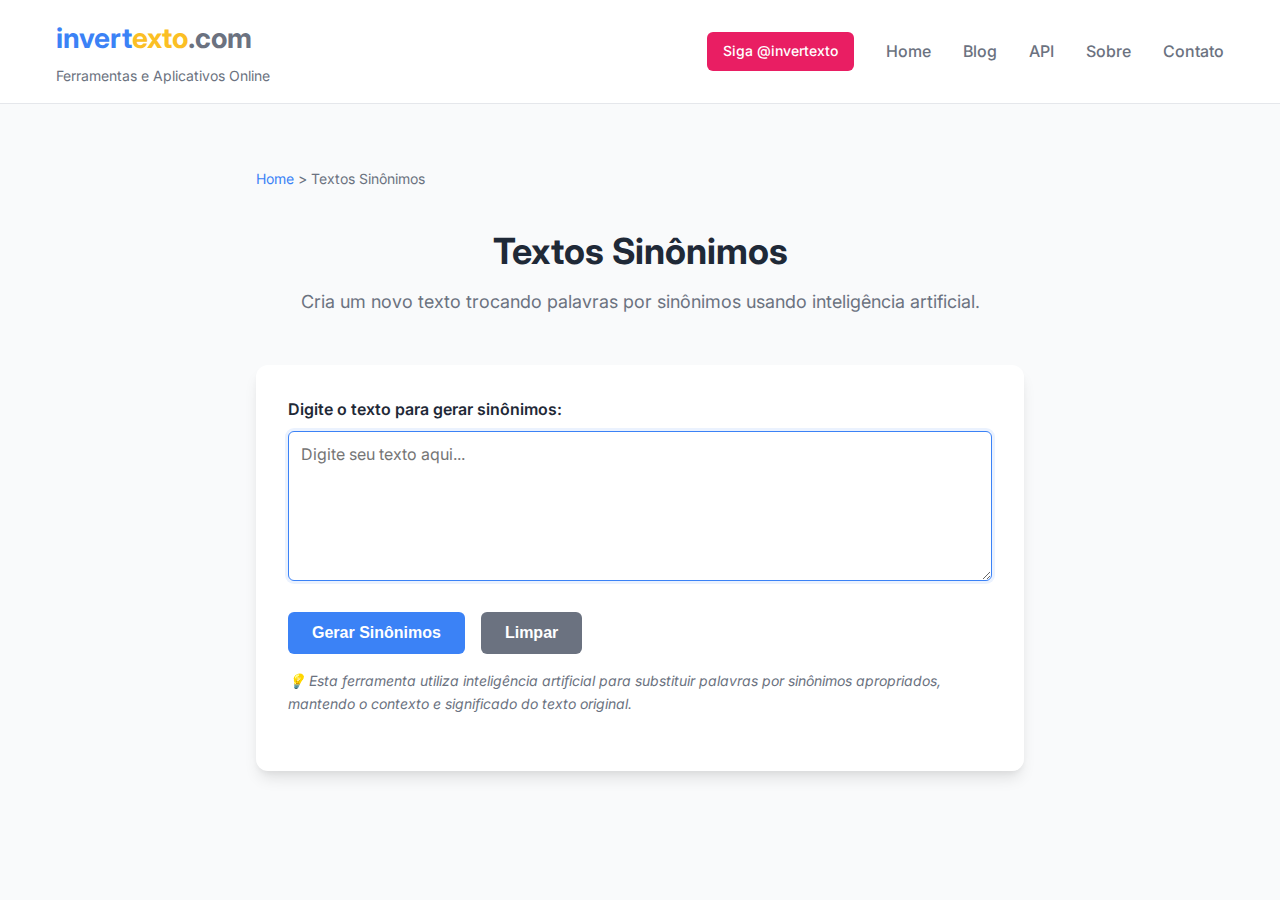
<file: pages/textos-sinonimos.html>
<!DOCTYPE html>
<html lang="pt-BR">
<head>
    <meta charset="UTF-8">
    <meta name="viewport" content="width=device-width, initial-scale=1.0">
    <title>Textos Sinônimos - invertexto.com</title>
    <link rel="stylesheet" href="../css/style.css">
    <link rel="preconnect" href="https://fonts.googleapis.com">
    <link rel="preconnect" href="https://fonts.gstatic.com" crossorigin>
    <link href="https://fonts.googleapis.com/css2?family=Inter:wght@300;400;500;600;700&display=swap" rel="stylesheet">
</head>
<body>
    <header class="header">
        <div class="container">
            <div class="header-content">
                <div class="logo">
                    <a href="../index.html" style="text-decoration: none; color: inherit;">
                        <h1><span class="logo-invert">invert</span><span class="logo-texto">exto</span><span class="logo-com">.com</span></h1>
                        <p class="tagline">Ferramentas e Aplicativos Online</p>
                    </a>
                </div>
                <nav class="nav">
                    <div class="follow-button">
                        <span class="follow-text">Siga @invertexto</span>
                    </div>
                    <ul class="nav-list">
                        <li><a href="../index.html">Home</a></li>
                        <li><a href="#blog">Blog</a></li>
                        <li><a href="#api">API</a></li>
                        <li><a href="#sobre">Sobre</a></li>
                        <li><a href="#contato">Contato</a></li>
                    </ul>
                </nav>
            </div>
        </div>
    </header>

    <main class="main">
        <div class="tool-page">
            <div class="breadcrumb">
                <a href="../index.html">Home</a> > Textos Sinônimos
            </div>

            <div class="tool-header">
                <h1>Textos Sinônimos</h1>
                <p>Cria um novo texto trocando palavras por sinônimos usando inteligência artificial.</p>
            </div>

            <div class="tool-form">
                <div class="form-group">
                    <label for="inputText" class="form-label">Digite o texto para gerar sinônimos:</label>
                    <textarea id="inputText" class="form-textarea" placeholder="Digite seu texto aqui..."></textarea>
                </div>
                
                <div class="btn-group">
                    <button id="generateBtn" class="btn btn-primary">Gerar Sinônimos</button>
                    <button id="clearBtn" class="btn btn-secondary">Limpar</button>
                </div>

                <div class="form-group" style="margin-top: 1rem;">
                    <p style="font-size: 0.875rem; color: var(--text-gray); font-style: italic;">
                        💡 Esta ferramenta utiliza inteligência artificial para substituir palavras por sinônimos apropriados, 
                        mantendo o contexto e significado do texto original.
                    </p>
                </div>
            </div>

            <div id="loadingSection" class="loading" style="display: none;">
                Gerando sinônimos...
            </div>

            <div id="resultSection" class="result-section" style="display: none;">
                <h3>Texto com Sinônimos:</h3>
                <div id="resultContent" class="result-content"></div>
                <div class="btn-group" style="margin-top: 1rem;">
                    <button id="copyBtn" class="btn btn-secondary">Copiar Resultado</button>
                    <button id="regenerateBtn" class="btn btn-primary">Gerar Novamente</button>
                </div>
            </div>
        </div>
    </main>

    <script src="../js/main.js"></script>
    <script>
        document.addEventListener('DOMContentLoaded', () => {
            const inputText = document.getElementById('inputText');
            const generateBtn = document.getElementById('generateBtn');
            const clearBtn = document.getElementById('clearBtn');
            const copyBtn = document.getElementById('copyBtn');
            const regenerateBtn = document.getElementById('regenerateBtn');
            const loadingSection = document.getElementById('loadingSection');
            const resultSection = document.getElementById('resultSection');
            const resultContent = document.getElementById('resultContent');
            const toolForm = document.querySelector('.tool-form');

            async function generateSynonyms() {
                const text = inputText.value;
                
                // Clear previous messages
                TextTools.clearMessages(toolForm);
                
                if (!TextTools.validateInput(text, 10)) {
                    TextTools.showError('Por favor, digite pelo menos 10 caracteres para gerar sinônimos.', toolForm);
                    return;
                }

                // Show loading state
                loadingSection.style.display = 'block';
                resultSection.style.display = 'none';
                generateBtn.disabled = true;
                generateBtn.textContent = 'Gerando...';

                try {
                    const synonymText = await TextTools.generateSynonyms(text);
                    
                    // Hide loading and show results
                    loadingSection.style.display = 'none';
                    resultContent.textContent = synonymText;
                    resultSection.style.display = 'block';
                    
                    TextTools.showSuccess('Sinônimos gerados com sucesso!', toolForm);
                } catch (error) {
                    loadingSection.style.display = 'none';
                    TextTools.showError('Erro ao gerar sinônimos. Tente novamente em alguns instantes.', toolForm);
                } finally {
                    generateBtn.disabled = false;
                    generateBtn.textContent = 'Gerar Sinônimos';
                }
            }

            generateBtn.addEventListener('click', generateSynonyms);
            regenerateBtn.addEventListener('click', generateSynonyms);

            clearBtn.addEventListener('click', () => {
                inputText.value = '';
                resultSection.style.display = 'none';
                loadingSection.style.display = 'none';
                TextTools.clearMessages(toolForm);
                inputText.focus();
            });

            copyBtn.addEventListener('click', async () => {
                try {
                    await navigator.clipboard.writeText(resultContent.textContent);
                    TextTools.showSuccess('Texto copiado para a área de transferência!', resultSection);
                } catch (err) {
                    TextTools.showError('Erro ao copiar texto. Tente selecionar e copiar manualmente.', resultSection);
                }
            });

            // Auto-focus on input
            inputText.focus();
        });
    </script>
</body>
</html>
</file>
<file: css/style.css>
/* CSS Variables */
:root {
    --primary-blue: #3b82f6;
    --primary-yellow: #fbbf24;
    --text-dark: #1f2937;
    --text-gray: #6b7280;
    --text-light: #9ca3af;
    --bg-white: #ffffff;
    --bg-gray: #f9fafb;
    --bg-light-gray: #f3f4f6;
    --border-gray: #e5e7eb;
    --green: #10b981;
    --pink: #ec4899;
    --purple: #8b5cf6;
    --blue: #3b82f6;
    --red: #ef4444;
    --orange: #f59e0b;
    --shadow: 0 1px 3px 0 rgba(0, 0, 0, 0.1), 0 1px 2px 0 rgba(0, 0, 0, 0.06);
    --shadow-lg: 0 10px 15px -3px rgba(0, 0, 0, 0.1), 0 4px 6px -2px rgba(0, 0, 0, 0.05);
}

/* Reset and Base Styles */
* {
    margin: 0;
    padding: 0;
    box-sizing: border-box;
}

body {
    font-family: 'Inter', -apple-system, BlinkMacSystemFont, 'Segoe UI', Roboto, sans-serif;
    line-height: 1.6;
    color: var(--text-dark);
    background-color: var(--bg-gray);
}

.container {
    max-width: 1200px;
    margin: 0 auto;
    padding: 0 1rem;
}

/* Header Styles */
.header {
    background-color: var(--bg-white);
    border-bottom: 1px solid var(--border-gray);
    position: sticky;
    top: 0;
    z-index: 100;
}

.header-content {
    display: flex;
    justify-content: space-between;
    align-items: center;
    padding: 1rem 0;
}

.logo h1 {
    font-size: 1.75rem;
    font-weight: 700;
    margin: 0;
}

.logo-invert {
    color: var(--primary-blue);
}

.logo-texto {
    color: var(--primary-yellow);
}

.logo-com {
    color: var(--text-gray);
}

.tagline {
    font-size: 0.875rem;
    color: var(--text-gray);
    margin-top: 0.25rem;
}

.nav {
    display: flex;
    align-items: center;
    gap: 2rem;
}

.follow-button {
    background-color: #e91e63;
    color: white;
    padding: 0.5rem 1rem;
    border-radius: 0.375rem;
    font-size: 0.875rem;
    font-weight: 500;
}

.nav-list {
    display: flex;
    list-style: none;
    gap: 2rem;
}

.nav-list a {
    text-decoration: none;
    color: var(--text-gray);
    font-weight: 500;
    transition: color 0.2s;
}

.nav-list a:hover {
    color: var(--primary-blue);
}

/* Main Content */
.main {
    padding: 2rem 0;
}

.search-section {
    margin-bottom: 3rem;
}

.search-input {
    width: 100%;
    max-width: 600px;
    padding: 1rem;
    border: 1px solid var(--border-gray);
    border-radius: 0.5rem;
    font-size: 1rem;
    background-color: var(--bg-white);
    box-shadow: var(--shadow);
    display: block;
    margin: 0 auto;
}

.search-input:focus {
    outline: none;
    border-color: var(--primary-blue);
    box-shadow: 0 0 0 3px rgba(59, 130, 246, 0.1);
}

/* Tools Section */
.tools-section {
    margin-bottom: 3rem;
}

.section-title {
    font-size: 1rem;
    font-weight: 600;
    color: var(--text-gray);
    text-transform: uppercase;
    letter-spacing: 0.05em;
    margin-bottom: 1.5rem;
    padding-bottom: 0.5rem;
    border-bottom: 1px solid var(--border-gray);
}

.tools-grid {
    display: grid;
    grid-template-columns: repeat(auto-fill, minmax(300px, 1fr));
    gap: 1rem;
}

.tool-card {
    display: flex;
    align-items: center;
    padding: 1.25rem;
    background-color: var(--bg-white);
    border: 1px solid var(--border-gray);
    border-radius: 0.5rem;
    text-decoration: none;
    color: inherit;
    transition: all 0.2s;
    box-shadow: var(--shadow);
}

.tool-card:hover {
    transform: translateY(-2px);
    box-shadow: var(--shadow-lg);
    border-color: var(--primary-blue);
}

.tool-icon {
    width: 3rem;
    height: 3rem;
    border-radius: 0.5rem;
    display: flex;
    align-items: center;
    justify-content: center;
    font-weight: 700;
    font-size: 1.125rem;
    margin-right: 1rem;
    flex-shrink: 0;
}

.tool-icon.yellow {
    background-color: #fef3c7;
    color: #92400e;
}

.tool-icon.green {
    background-color: #d1fae5;
    color: #065f46;
}

.tool-icon.pink {
    background-color: #fce7f3;
    color: #be185d;
}

.tool-icon.purple {
    background-color: #ede9fe;
    color: #6b21a8;
}

.tool-icon.blue {
    background-color: #dbeafe;
    color: #1e40af;
}

.tool-icon.red {
    background-color: #fee2e2;
    color: #dc2626;
}

.tool-content h3 {
    font-size: 1.125rem;
    font-weight: 600;
    margin-bottom: 0.25rem;
    color: var(--text-dark);
}

.tool-content p {
    font-size: 0.875rem;
    color: var(--text-gray);
    line-height: 1.5;
}

/* Tool Page Styles */
.tool-page {
    max-width: 800px;
    margin: 0 auto;
    padding: 2rem 1rem;
}

.breadcrumb {
    margin-bottom: 2rem;
    font-size: 0.875rem;
    color: var(--text-gray);
}

.breadcrumb a {
    color: var(--primary-blue);
    text-decoration: none;
}

.breadcrumb a:hover {
    text-decoration: underline;
}

.tool-header {
    text-align: center;
    margin-bottom: 3rem;
}

.tool-header h1 {
    font-size: 2.25rem;
    font-weight: 700;
    margin-bottom: 0.5rem;
    color: var(--text-dark);
}

.tool-header p {
    font-size: 1.125rem;
    color: var(--text-gray);
}

.tool-form {
    background-color: var(--bg-white);
    padding: 2rem;
    border-radius: 0.75rem;
    box-shadow: var(--shadow-lg);
    margin-bottom: 2rem;
}

.form-group {
    margin-bottom: 1.5rem;
}

.form-label {
    display: block;
    font-weight: 600;
    margin-bottom: 0.5rem;
    color: var(--text-dark);
}

.form-input,
.form-textarea {
    width: 100%;
    padding: 0.75rem;
    border: 1px solid var(--border-gray);
    border-radius: 0.375rem;
    font-size: 1rem;
    font-family: inherit;
    transition: border-color 0.2s;
}

.form-textarea {
    min-height: 150px;
    resize: vertical;
}

.form-input:focus,
.form-textarea:focus {
    outline: none;
    border-color: var(--primary-blue);
    box-shadow: 0 0 0 3px rgba(59, 130, 246, 0.1);
}

.btn {
    display: inline-flex;
    align-items: center;
    justify-content: center;
    padding: 0.75rem 1.5rem;
    border: none;
    border-radius: 0.375rem;
    font-size: 1rem;
    font-weight: 600;
    text-decoration: none;
    cursor: pointer;
    transition: all 0.2s;
    gap: 0.5rem;
}

.btn-primary {
    background-color: var(--primary-blue);
    color: white;
}

.btn-primary:hover {
    background-color: #2563eb;
    transform: translateY(-1px);
}

.btn-secondary {
    background-color: var(--text-gray);
    color: white;
}

.btn-secondary:hover {
    background-color: #4b5563;
}

.btn-group {
    display: flex;
    gap: 1rem;
    flex-wrap: wrap;
}

.result-section {
    background-color: var(--bg-white);
    padding: 2rem;
    border-radius: 0.75rem;
    box-shadow: var(--shadow-lg);
    margin-top: 2rem;
}

.result-section h3 {
    font-size: 1.25rem;
    font-weight: 600;
    margin-bottom: 1rem;
    color: var(--text-dark);
}

.result-content {
    background-color: var(--bg-light-gray);
    padding: 1rem;
    border-radius: 0.375rem;
    border: 1px solid var(--border-gray);
    min-height: 100px;
    white-space: pre-wrap;
    font-family: 'Courier New', monospace;
}

.error-message {
    background-color: #fef2f2;
    color: #dc2626;
    padding: 1rem;
    border-radius: 0.375rem;
    border: 1px solid #fecaca;
    margin-top: 1rem;
}

.success-message {
    background-color: #f0fdf4;
    color: #166534;
    padding: 1rem;
    border-radius: 0.375rem;
    border: 1px solid #bbf7d0;
    margin-top: 1rem;
}

.loading {
    display: flex;
    align-items: center;
    justify-content: center;
    padding: 2rem;
    color: var(--text-gray);
}

.loading::after {
    content: '';
    width: 20px;
    height: 20px;
    border: 2px solid var(--border-gray);
    border-top: 2px solid var(--primary-blue);
    border-radius: 50%;
    animation: spin 1s linear infinite;
    margin-left: 0.5rem;
}

@keyframes spin {
    0% { transform: rotate(0deg); }
    100% { transform: rotate(360deg); }
}

/* Responsive Design */
@media (max-width: 768px) {
    .header-content {
        flex-direction: column;
        gap: 1rem;
    }

    .nav {
        flex-direction: column;
        gap: 1rem;
    }

    .nav-list {
        gap: 1rem;
    }

    .tools-grid {
        grid-template-columns: 1fr;
    }

    .tool-card {
        flex-direction: column;
        text-align: center;
    }

    .tool-icon {
        margin-right: 0;
        margin-bottom: 1rem;
    }

    .btn-group {
        flex-direction: column;
    }

    .tool-page {
        padding: 1rem;
    }
}

@media (max-width: 480px) {
    .container {
        padding: 0 0.5rem;
    }

    .tool-form,
    .result-section {
        padding: 1rem;
    }

    .logo h1 {
        font-size: 1.5rem;
    }

    .tool-header h1 {
        font-size: 1.75rem;
    }
}
</file>
